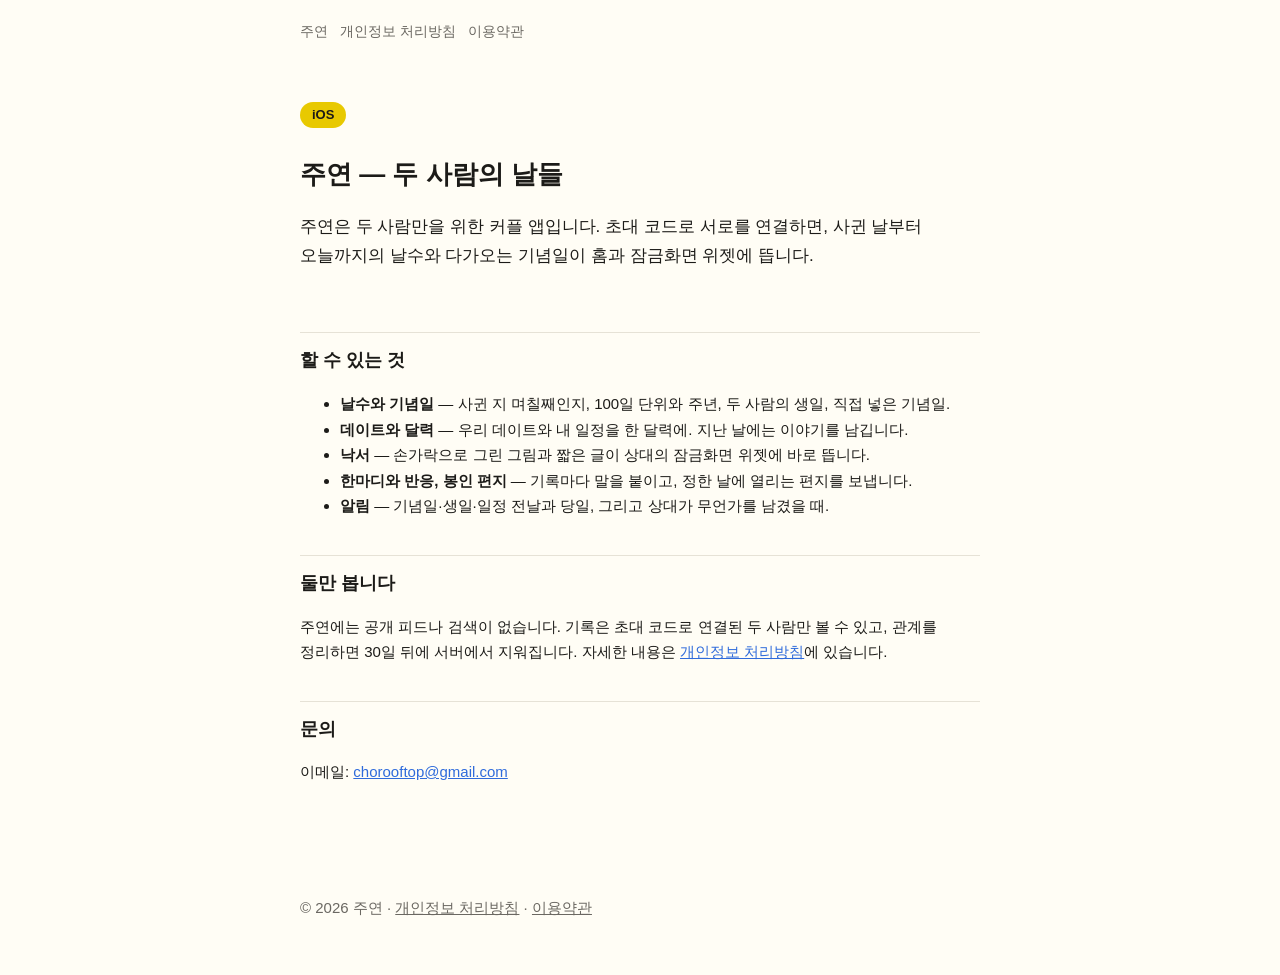
<file: index.html>
<!doctype html>
<html lang="ko">
<head>
<meta charset="utf-8">
<meta name="viewport" content="width=device-width, initial-scale=1">
<title>주연 — 두 사람의 날들</title>
<meta name="description" content="주연은 두 사람만을 위한 커플 앱입니다. 사귄 날부터 오늘까지의 날수, 기념일과 데이트, 잠금화면에 뜨는 서로의 낙서.">
<link rel="stylesheet" href="style.css">
</head>
<body>
<header>
  <a href="./">주연</a>
  <a href="privacy.html">개인정보 처리방침</a>
  <a href="terms.html">이용약관</a>
</header>
<main>
  <section class="hero">
    <span class="badge">iOS</span>
    <h1>주연 — 두 사람의 날들</h1>
    <p>주연은 두 사람만을 위한 커플 앱입니다. 초대 코드로 서로를 연결하면, 사귄 날부터 오늘까지의 날수와 다가오는 기념일이 홈과 잠금화면 위젯에 뜹니다.</p>
  </section>

  <h2>할 수 있는 것</h2>
  <ul>
    <li><strong>날수와 기념일</strong> — 사귄 지 며칠째인지, 100일 단위와 주년, 두 사람의 생일, 직접 넣은 기념일.</li>
    <li><strong>데이트와 달력</strong> — 우리 데이트와 내 일정을 한 달력에. 지난 날에는 이야기를 남깁니다.</li>
    <li><strong>낙서</strong> — 손가락으로 그린 그림과 짧은 글이 상대의 잠금화면 위젯에 바로 뜹니다.</li>
    <li><strong>한마디와 반응, 봉인 편지</strong> — 기록마다 말을 붙이고, 정한 날에 열리는 편지를 보냅니다.</li>
    <li><strong>알림</strong> — 기념일·생일·일정 전날과 당일, 그리고 상대가 무언가를 남겼을 때.</li>
  </ul>

  <h2>둘만 봅니다</h2>
  <p>주연에는 공개 피드나 검색이 없습니다. 기록은 초대 코드로 연결된 두 사람만 볼 수 있고, 관계를 정리하면 30일 뒤에 서버에서 지워집니다. 자세한 내용은 <a href="privacy.html">개인정보 처리방침</a>에 있습니다.</p>

  <h2>문의</h2>
  <p>이메일: <a href="mailto:chorooftop@gmail.com">chorooftop@gmail.com</a></p>
</main>
<footer>
  <p>© 2026 주연 · <a href="privacy.html">개인정보 처리방침</a> · <a href="terms.html">이용약관</a></p>
</footer>
</body>
</html>
</file>
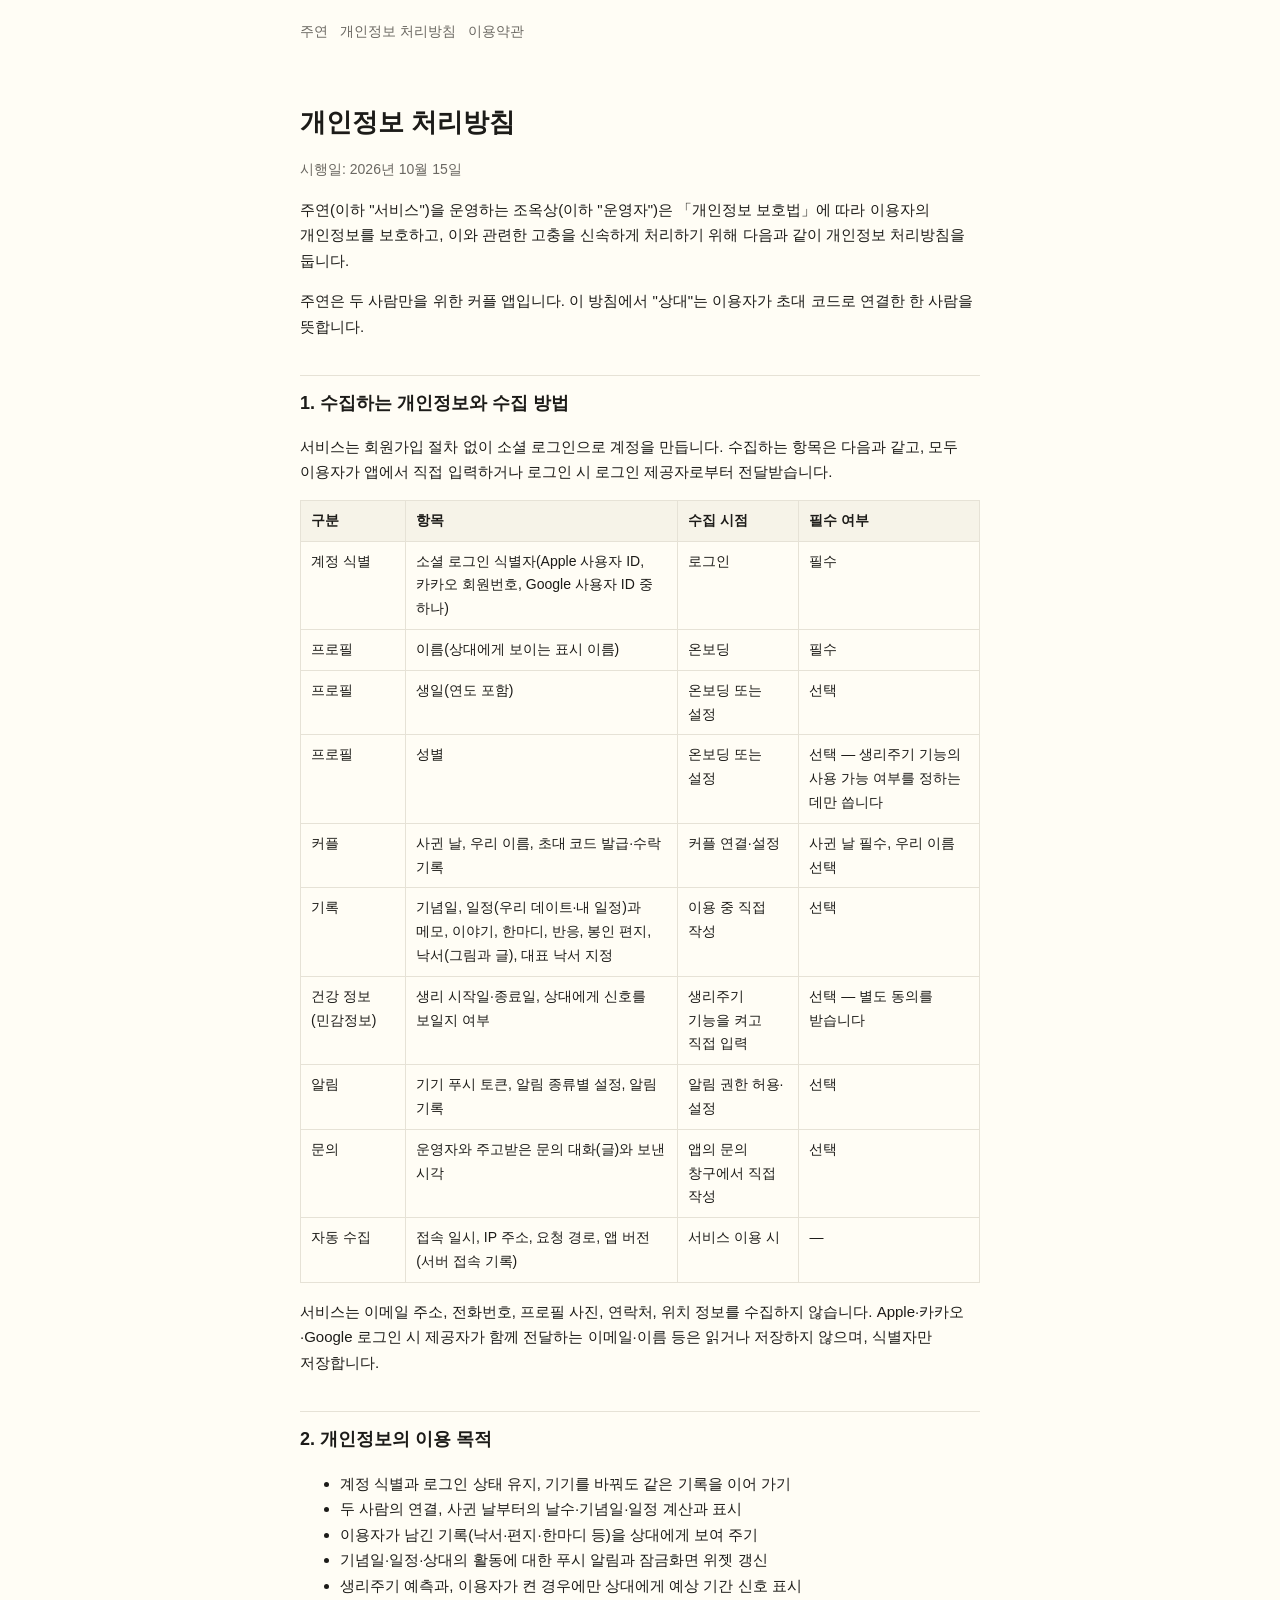
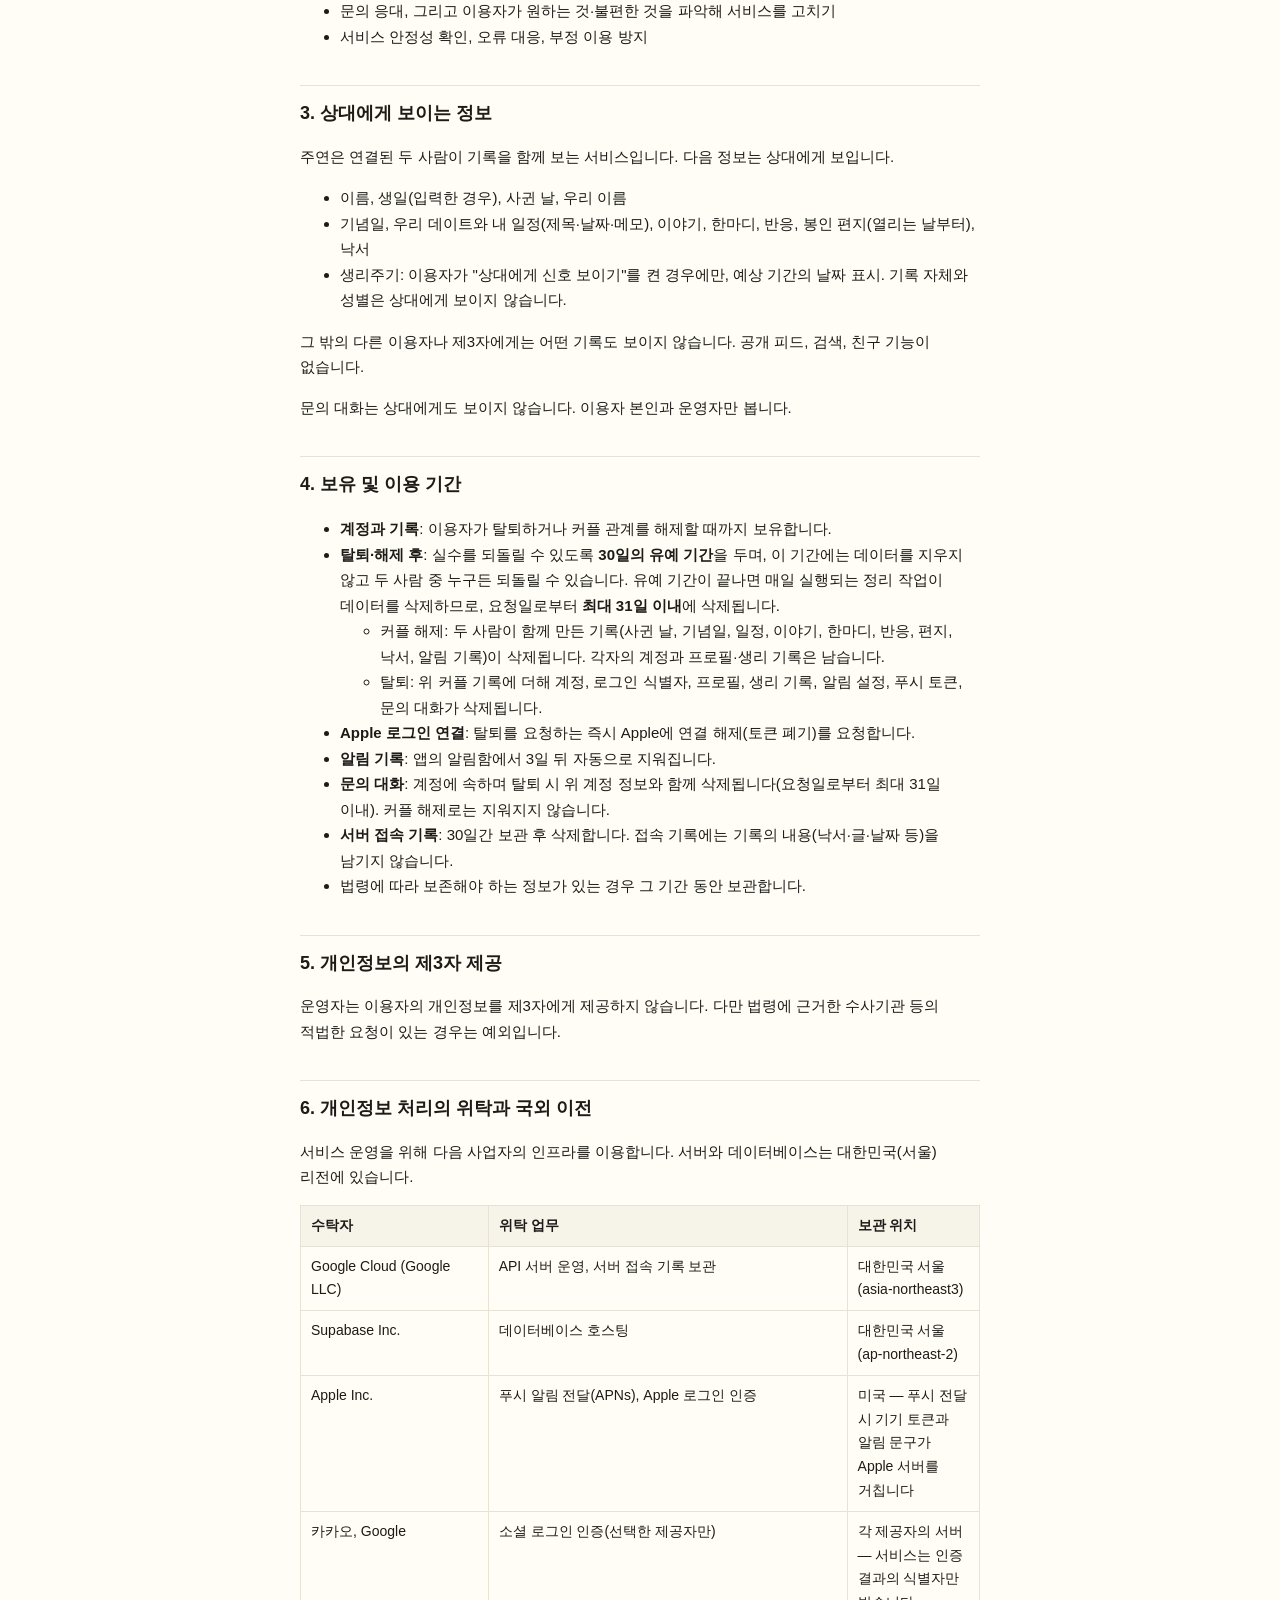
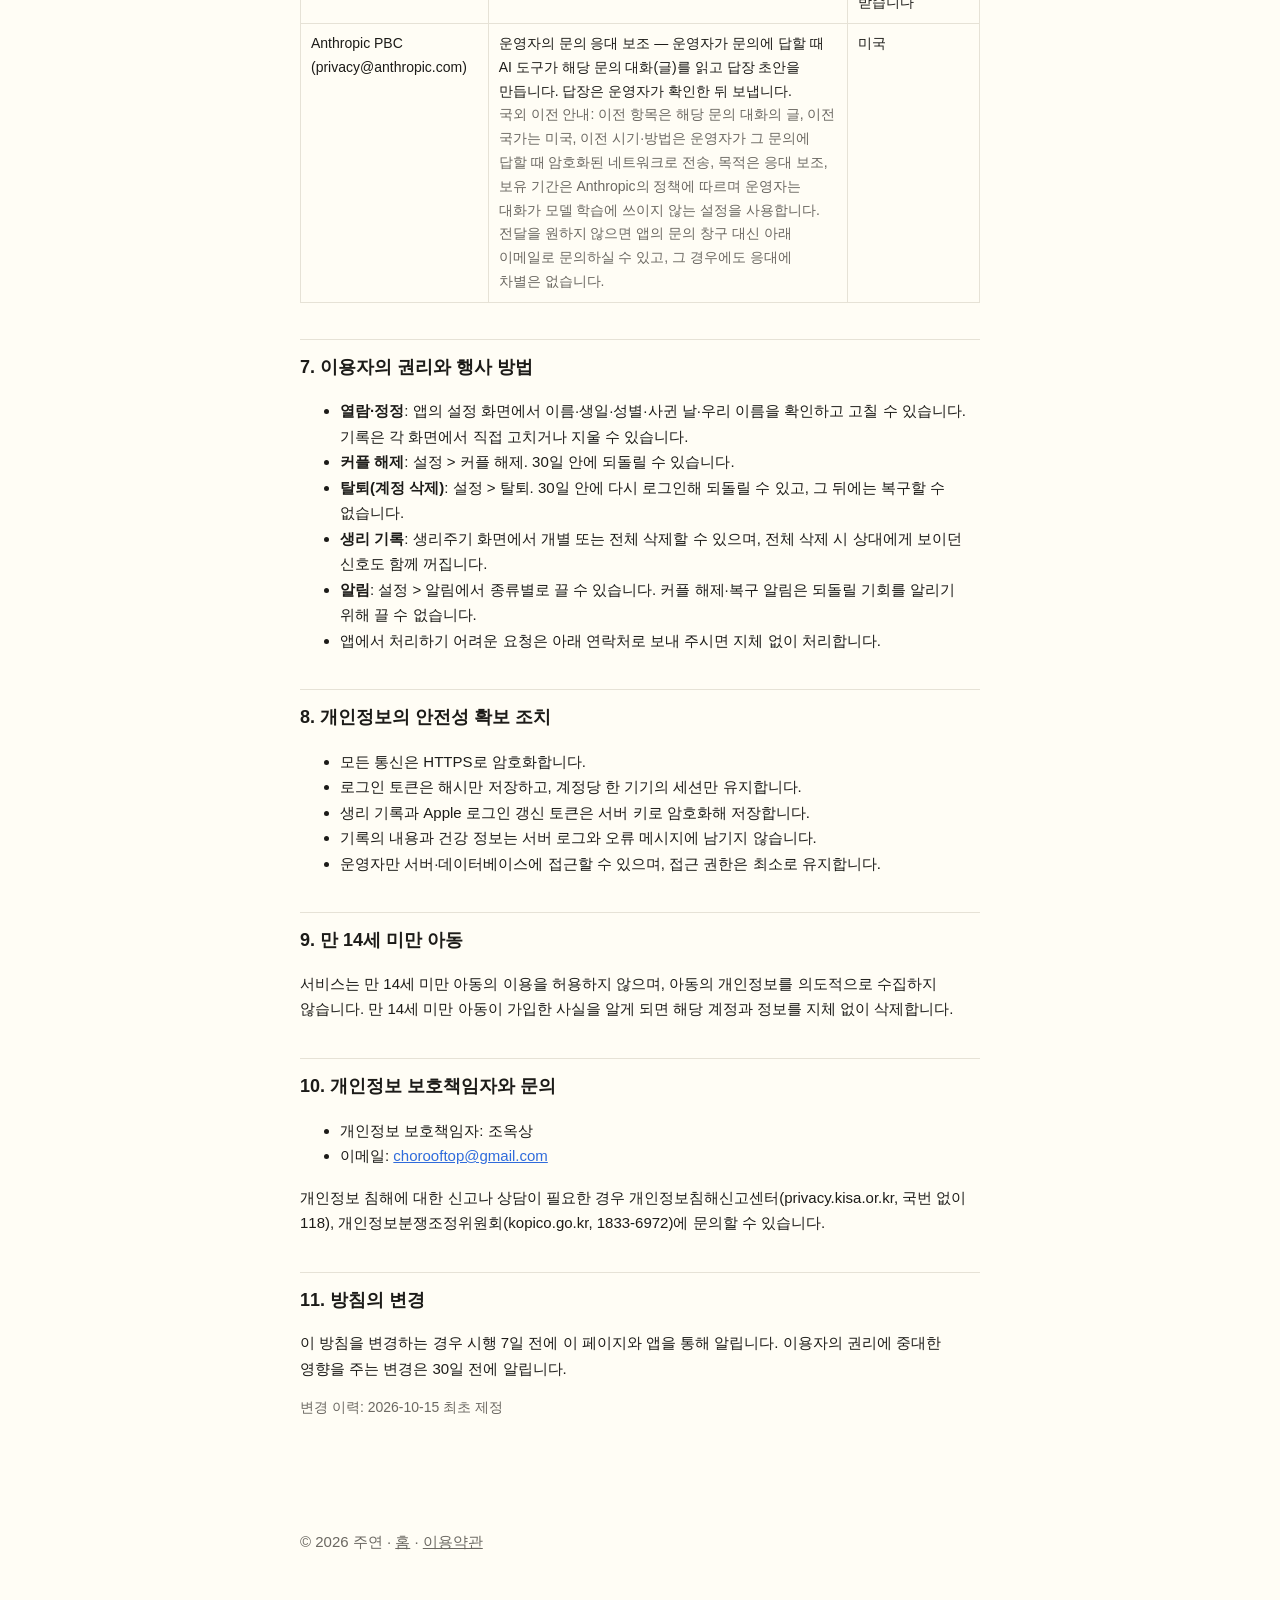
<file: privacy.html>
<!doctype html>
<html lang="ko">
<head>
<meta charset="utf-8">
<meta name="viewport" content="width=device-width, initial-scale=1">
<title>주연 개인정보 처리방침</title>
<link rel="stylesheet" href="style.css">
</head>
<body>
<header>
  <a href="./">주연</a>
  <a href="privacy.html">개인정보 처리방침</a>
  <a href="terms.html">이용약관</a>
</header>
<main>
  <h1>개인정보 처리방침</h1>
  <p class="meta">시행일: 2026년 10월 15일</p>

  <p>주연(이하 "서비스")을 운영하는 조옥상(이하 "운영자")은 「개인정보 보호법」에 따라 이용자의 개인정보를 보호하고, 이와 관련한 고충을 신속하게 처리하기 위해 다음과 같이 개인정보 처리방침을 둡니다.</p>
  <p>주연은 두 사람만을 위한 커플 앱입니다. 이 방침에서 "상대"는 이용자가 초대 코드로 연결한 한 사람을 뜻합니다.</p>

  <h2>1. 수집하는 개인정보와 수집 방법</h2>
  <p>서비스는 회원가입 절차 없이 소셜 로그인으로 계정을 만듭니다. 수집하는 항목은 다음과 같고, 모두 이용자가 앱에서 직접 입력하거나 로그인 시 로그인 제공자로부터 전달받습니다.</p>
  <table>
    <thead><tr><th>구분</th><th>항목</th><th>수집 시점</th><th>필수 여부</th></tr></thead>
    <tbody>
      <tr><td>계정 식별</td><td>소셜 로그인 식별자(Apple 사용자 ID, 카카오 회원번호, Google 사용자 ID 중 하나)</td><td>로그인</td><td>필수</td></tr>
      <tr><td>프로필</td><td>이름(상대에게 보이는 표시 이름)</td><td>온보딩</td><td>필수</td></tr>
      <tr><td>프로필</td><td>생일(연도 포함)</td><td>온보딩 또는 설정</td><td>선택</td></tr>
      <tr><td>프로필</td><td>성별</td><td>온보딩 또는 설정</td><td>선택 — 생리주기 기능의 사용 가능 여부를 정하는 데만 씁니다</td></tr>
      <tr><td>커플</td><td>사귄 날, 우리 이름, 초대 코드 발급·수락 기록</td><td>커플 연결·설정</td><td>사귄 날 필수, 우리 이름 선택</td></tr>
      <tr><td>기록</td><td>기념일, 일정(우리 데이트·내 일정)과 메모, 이야기, 한마디, 반응, 봉인 편지, 낙서(그림과 글), 대표 낙서 지정</td><td>이용 중 직접 작성</td><td>선택</td></tr>
      <tr><td>건강 정보(민감정보)</td><td>생리 시작일·종료일, 상대에게 신호를 보일지 여부</td><td>생리주기 기능을 켜고 직접 입력</td><td>선택 — 별도 동의를 받습니다</td></tr>
      <tr><td>알림</td><td>기기 푸시 토큰, 알림 종류별 설정, 알림 기록</td><td>알림 권한 허용·설정</td><td>선택</td></tr>
      <tr><td>문의</td><td>운영자와 주고받은 문의 대화(글)와 보낸 시각</td><td>앱의 문의 창구에서 직접 작성</td><td>선택</td></tr>
      <tr><td>자동 수집</td><td>접속 일시, IP 주소, 요청 경로, 앱 버전(서버 접속 기록)</td><td>서비스 이용 시</td><td>—</td></tr>
    </tbody>
  </table>
  <p>서비스는 이메일 주소, 전화번호, 프로필 사진, 연락처, 위치 정보를 수집하지 않습니다. Apple·카카오·Google 로그인 시 제공자가 함께 전달하는 이메일·이름 등은 읽거나 저장하지 않으며, 식별자만 저장합니다.</p>

  <h2>2. 개인정보의 이용 목적</h2>
  <ul>
    <li>계정 식별과 로그인 상태 유지, 기기를 바꿔도 같은 기록을 이어 가기</li>
    <li>두 사람의 연결, 사귄 날부터의 날수·기념일·일정 계산과 표시</li>
    <li>이용자가 남긴 기록(낙서·편지·한마디 등)을 상대에게 보여 주기</li>
    <li>기념일·일정·상대의 활동에 대한 푸시 알림과 잠금화면 위젯 갱신</li>
    <li>생리주기 예측과, 이용자가 켠 경우에만 상대에게 예상 기간 신호 표시</li>
    <li>문의 응대, 그리고 이용자가 원하는 것·불편한 것을 파악해 서비스를 고치기</li>
    <li>서비스 안정성 확인, 오류 대응, 부정 이용 방지</li>
  </ul>

  <h2>3. 상대에게 보이는 정보</h2>
  <p>주연은 연결된 두 사람이 기록을 함께 보는 서비스입니다. 다음 정보는 상대에게 보입니다.</p>
  <ul>
    <li>이름, 생일(입력한 경우), 사귄 날, 우리 이름</li>
    <li>기념일, 우리 데이트와 내 일정(제목·날짜·메모), 이야기, 한마디, 반응, 봉인 편지(열리는 날부터), 낙서</li>
    <li>생리주기: 이용자가 "상대에게 신호 보이기"를 켠 경우에만, 예상 기간의 날짜 표시. 기록 자체와 성별은 상대에게 보이지 않습니다.</li>
  </ul>
  <p>그 밖의 다른 이용자나 제3자에게는 어떤 기록도 보이지 않습니다. 공개 피드, 검색, 친구 기능이 없습니다.</p>
  <p>문의 대화는 상대에게도 보이지 않습니다. 이용자 본인과 운영자만 봅니다.</p>

  <h2>4. 보유 및 이용 기간</h2>
  <ul>
    <li><strong>계정과 기록</strong>: 이용자가 탈퇴하거나 커플 관계를 해제할 때까지 보유합니다.</li>
    <li><strong>탈퇴·해제 후</strong>: 실수를 되돌릴 수 있도록 <strong>30일의 유예 기간</strong>을 두며, 이 기간에는 데이터를 지우지 않고 두 사람 중 누구든 되돌릴 수 있습니다. 유예 기간이 끝나면 매일 실행되는 정리 작업이 데이터를 삭제하므로, 요청일로부터 <strong>최대 31일 이내</strong>에 삭제됩니다.
      <ul>
        <li>커플 해제: 두 사람이 함께 만든 기록(사귄 날, 기념일, 일정, 이야기, 한마디, 반응, 편지, 낙서, 알림 기록)이 삭제됩니다. 각자의 계정과 프로필·생리 기록은 남습니다.</li>
        <li>탈퇴: 위 커플 기록에 더해 계정, 로그인 식별자, 프로필, 생리 기록, 알림 설정, 푸시 토큰, 문의 대화가 삭제됩니다.</li>
      </ul>
    </li>
    <li><strong>Apple 로그인 연결</strong>: 탈퇴를 요청하는 즉시 Apple에 연결 해제(토큰 폐기)를 요청합니다.</li>
    <li><strong>알림 기록</strong>: 앱의 알림함에서 3일 뒤 자동으로 지워집니다.</li>
    <li><strong>문의 대화</strong>: 계정에 속하며 탈퇴 시 위 계정 정보와 함께 삭제됩니다(요청일로부터 최대 31일 이내). 커플 해제로는 지워지지 않습니다.</li>
    <li><strong>서버 접속 기록</strong>: 30일간 보관 후 삭제합니다. 접속 기록에는 기록의 내용(낙서·글·날짜 등)을 남기지 않습니다.</li>
    <li>법령에 따라 보존해야 하는 정보가 있는 경우 그 기간 동안 보관합니다.</li>
  </ul>

  <h2>5. 개인정보의 제3자 제공</h2>
  <p>운영자는 이용자의 개인정보를 제3자에게 제공하지 않습니다. 다만 법령에 근거한 수사기관 등의 적법한 요청이 있는 경우는 예외입니다.</p>

  <h2>6. 개인정보 처리의 위탁과 국외 이전</h2>
  <p>서비스 운영을 위해 다음 사업자의 인프라를 이용합니다. 서버와 데이터베이스는 대한민국(서울) 리전에 있습니다.</p>
  <table>
    <thead><tr><th>수탁자</th><th>위탁 업무</th><th>보관 위치</th></tr></thead>
    <tbody>
      <tr><td>Google Cloud (Google LLC)</td><td>API 서버 운영, 서버 접속 기록 보관</td><td>대한민국 서울(asia-northeast3)</td></tr>
      <tr><td>Supabase Inc.</td><td>데이터베이스 호스팅</td><td>대한민국 서울(ap-northeast-2)</td></tr>
      <tr><td>Apple Inc.</td><td>푸시 알림 전달(APNs), Apple 로그인 인증</td><td>미국 — 푸시 전달 시 기기 토큰과 알림 문구가 Apple 서버를 거칩니다</td></tr>
      <tr><td>카카오, Google</td><td>소셜 로그인 인증(선택한 제공자만)</td><td>각 제공자의 서버 — 서비스는 인증 결과의 식별자만 받습니다</td></tr>
      <tr><td>Anthropic PBC (privacy@anthropic.com)</td><td>운영자의 문의 응대 보조 — 운영자가 문의에 답할 때 AI 도구가 해당 문의 대화(글)를 읽고 답장 초안을 만듭니다. 답장은 운영자가 확인한 뒤 보냅니다.<br><span class="meta">국외 이전 안내: 이전 항목은 해당 문의 대화의 글, 이전 국가는 미국, 이전 시기·방법은 운영자가 그 문의에 답할 때 암호화된 네트워크로 전송, 목적은 응대 보조, 보유 기간은 Anthropic의 정책에 따르며 운영자는 대화가 모델 학습에 쓰이지 않는 설정을 사용합니다. 전달을 원하지 않으면 앱의 문의 창구 대신 아래 이메일로 문의하실 수 있고, 그 경우에도 응대에 차별은 없습니다.</span></td><td>미국</td></tr>
    </tbody>
  </table>

  <h2>7. 이용자의 권리와 행사 방법</h2>
  <ul>
    <li><strong>열람·정정</strong>: 앱의 설정 화면에서 이름·생일·성별·사귄 날·우리 이름을 확인하고 고칠 수 있습니다. 기록은 각 화면에서 직접 고치거나 지울 수 있습니다.</li>
    <li><strong>커플 해제</strong>: 설정 &gt; 커플 해제. 30일 안에 되돌릴 수 있습니다.</li>
    <li><strong>탈퇴(계정 삭제)</strong>: 설정 &gt; 탈퇴. 30일 안에 다시 로그인해 되돌릴 수 있고, 그 뒤에는 복구할 수 없습니다.</li>
    <li><strong>생리 기록</strong>: 생리주기 화면에서 개별 또는 전체 삭제할 수 있으며, 전체 삭제 시 상대에게 보이던 신호도 함께 꺼집니다.</li>
    <li><strong>알림</strong>: 설정 &gt; 알림에서 종류별로 끌 수 있습니다. 커플 해제·복구 알림은 되돌릴 기회를 알리기 위해 끌 수 없습니다.</li>
    <li>앱에서 처리하기 어려운 요청은 아래 연락처로 보내 주시면 지체 없이 처리합니다.</li>
  </ul>

  <h2>8. 개인정보의 안전성 확보 조치</h2>
  <ul>
    <li>모든 통신은 HTTPS로 암호화합니다.</li>
    <li>로그인 토큰은 해시만 저장하고, 계정당 한 기기의 세션만 유지합니다.</li>
    <li>생리 기록과 Apple 로그인 갱신 토큰은 서버 키로 암호화해 저장합니다.</li>
    <li>기록의 내용과 건강 정보는 서버 로그와 오류 메시지에 남기지 않습니다.</li>
    <li>운영자만 서버·데이터베이스에 접근할 수 있으며, 접근 권한은 최소로 유지합니다.</li>
  </ul>

  <h2>9. 만 14세 미만 아동</h2>
  <p>서비스는 만 14세 미만 아동의 이용을 허용하지 않으며, 아동의 개인정보를 의도적으로 수집하지 않습니다. 만 14세 미만 아동이 가입한 사실을 알게 되면 해당 계정과 정보를 지체 없이 삭제합니다.</p>

  <h2>10. 개인정보 보호책임자와 문의</h2>
  <ul>
    <li>개인정보 보호책임자: 조옥상</li>
    <li>이메일: <a href="mailto:chorooftop@gmail.com">chorooftop@gmail.com</a></li>
  </ul>
  <p>개인정보 침해에 대한 신고나 상담이 필요한 경우 개인정보침해신고센터(privacy.kisa.or.kr, 국번 없이 118), 개인정보분쟁조정위원회(kopico.go.kr, 1833-6972)에 문의할 수 있습니다.</p>

  <h2>11. 방침의 변경</h2>
  <p>이 방침을 변경하는 경우 시행 7일 전에 이 페이지와 앱을 통해 알립니다. 이용자의 권리에 중대한 영향을 주는 변경은 30일 전에 알립니다.</p>
  <p class="meta">변경 이력: 2026-10-15 최초 제정</p>
</main>
<footer>
  <p>© 2026 주연 · <a href="./">홈</a> · <a href="terms.html">이용약관</a></p>
</footer>
</body>
</html>
</file>
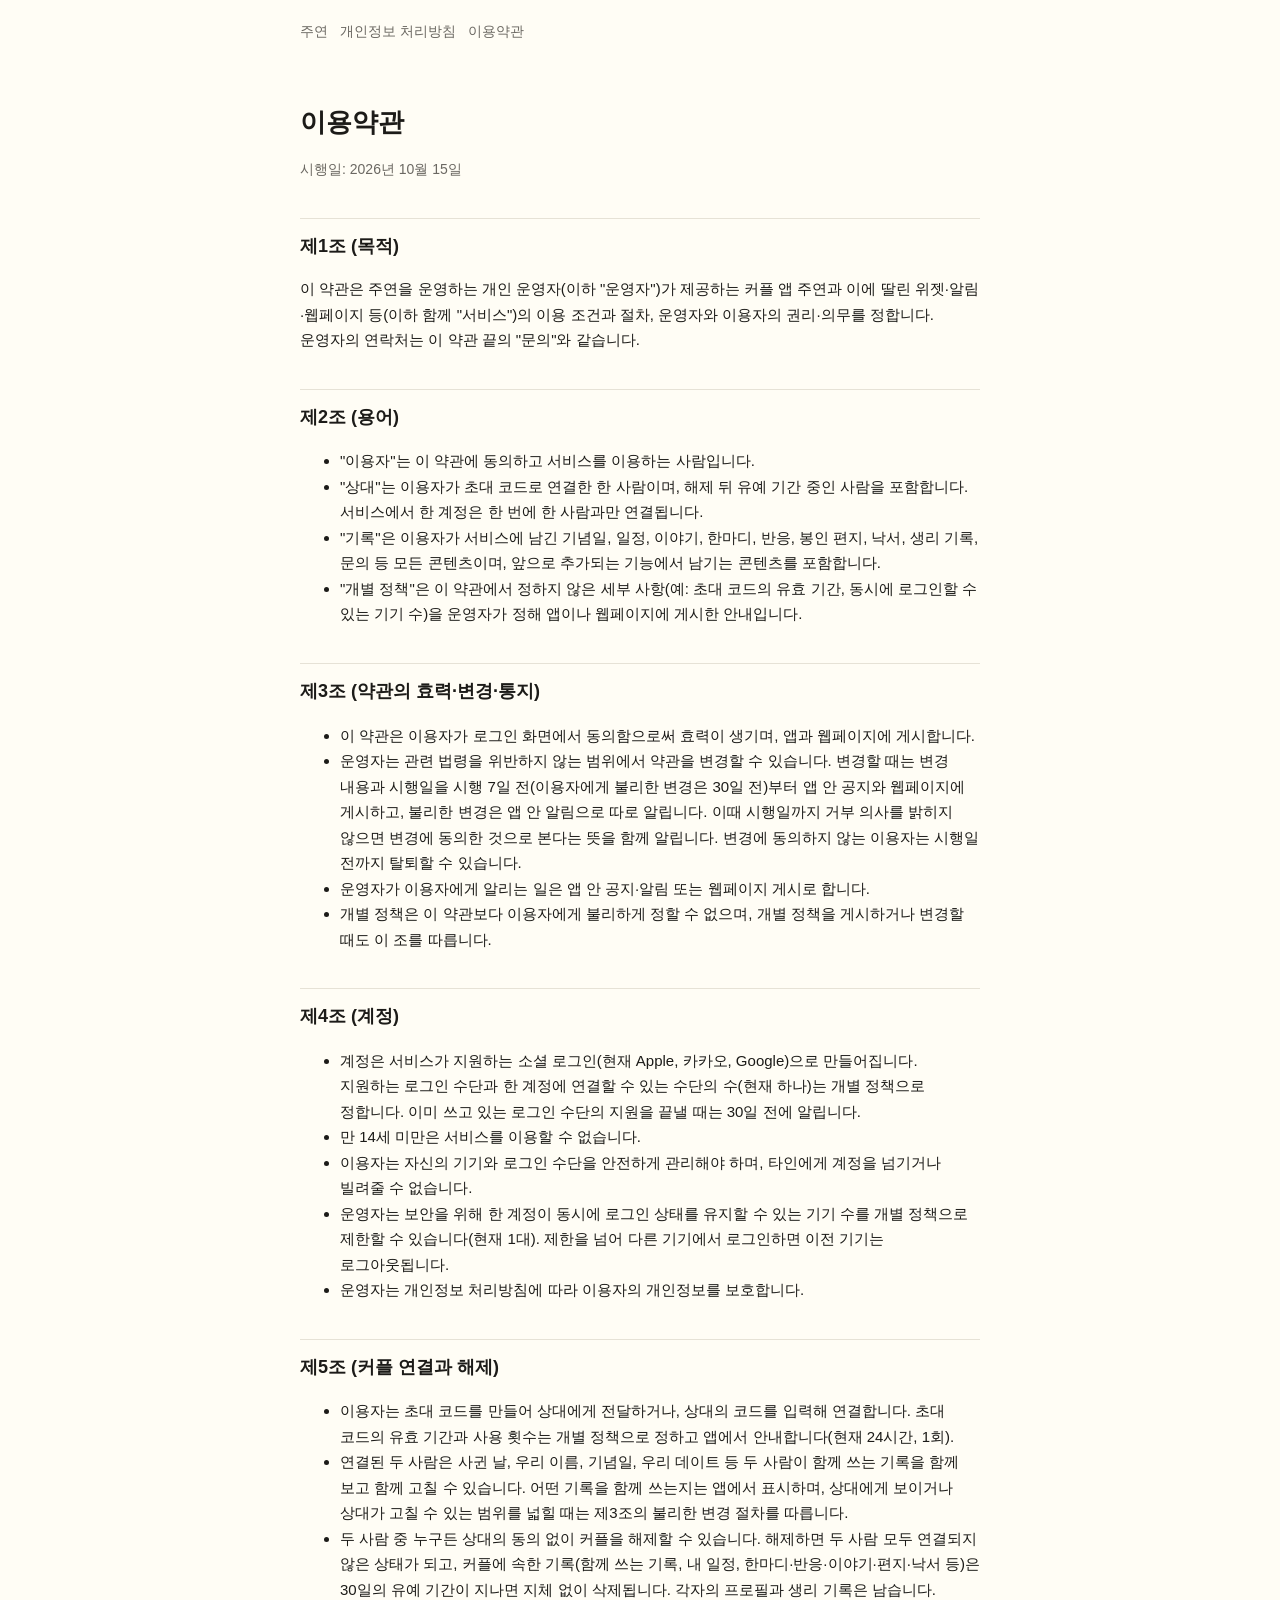
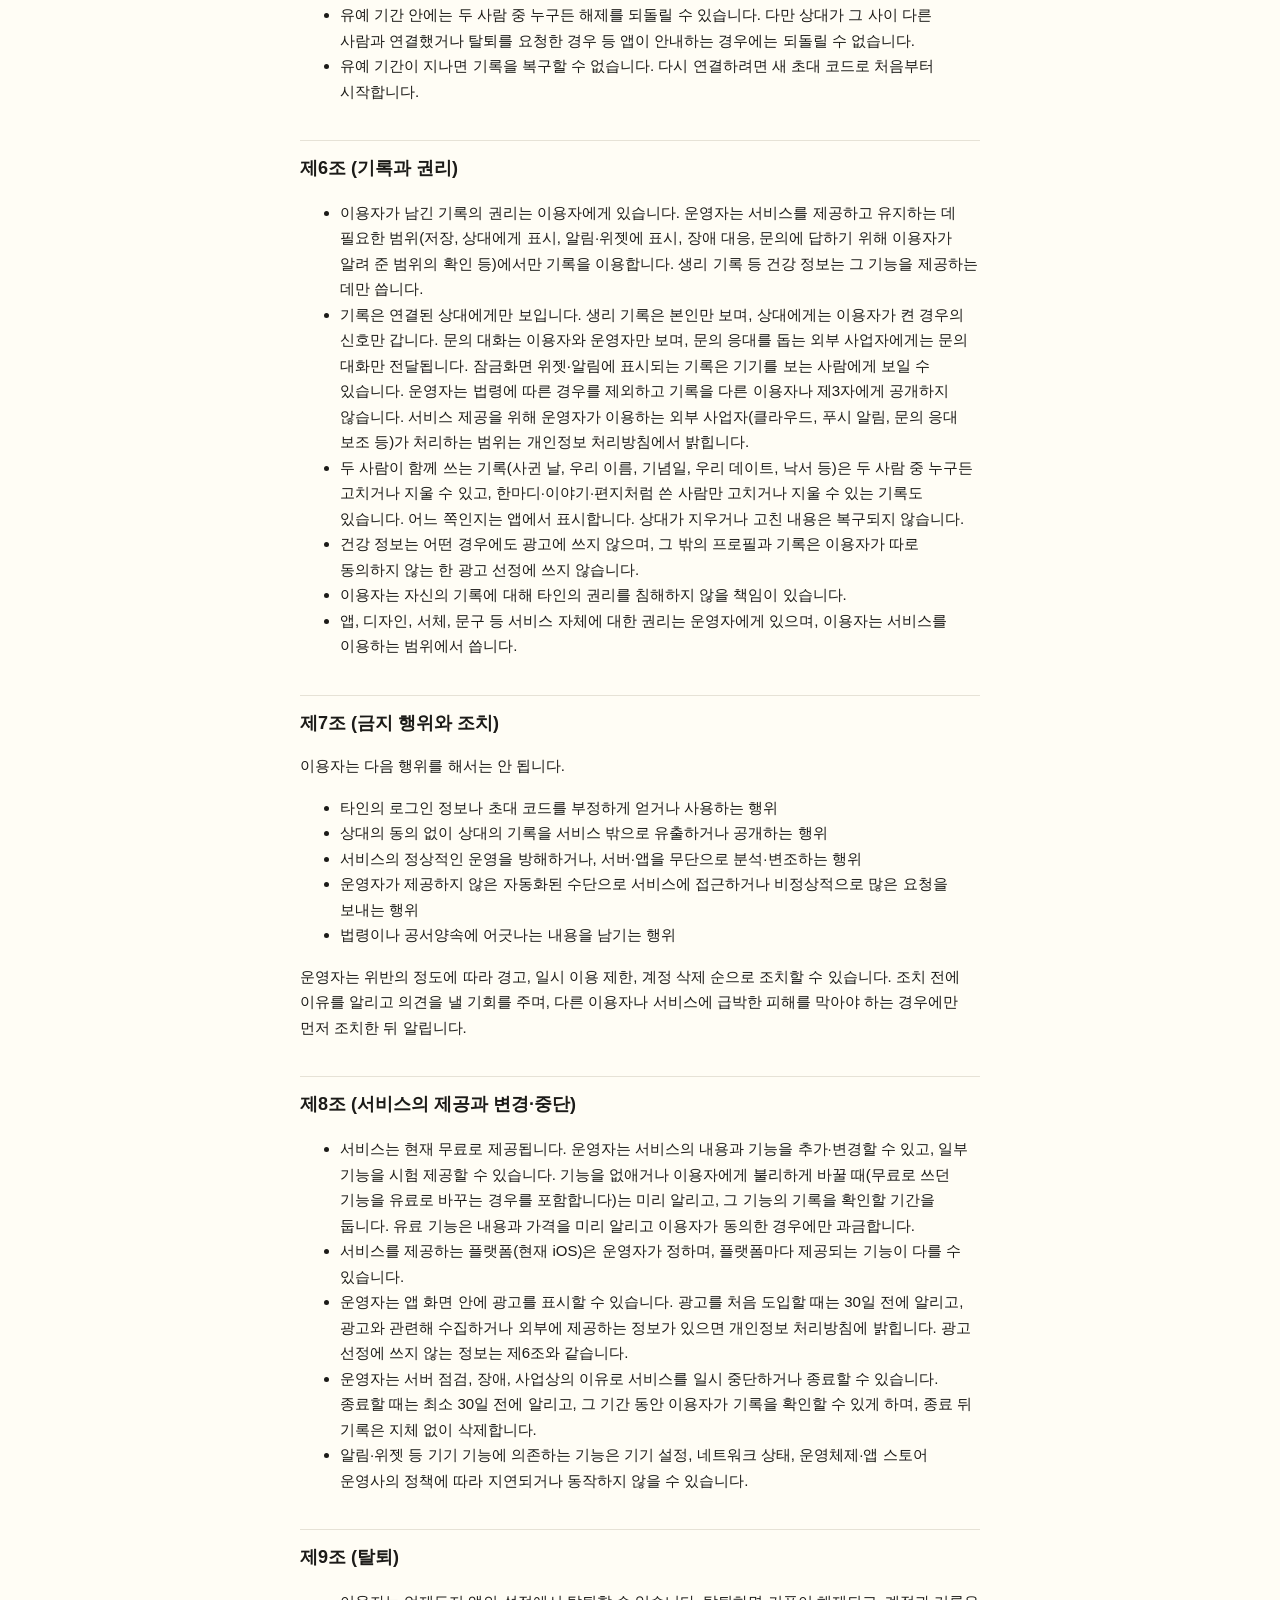
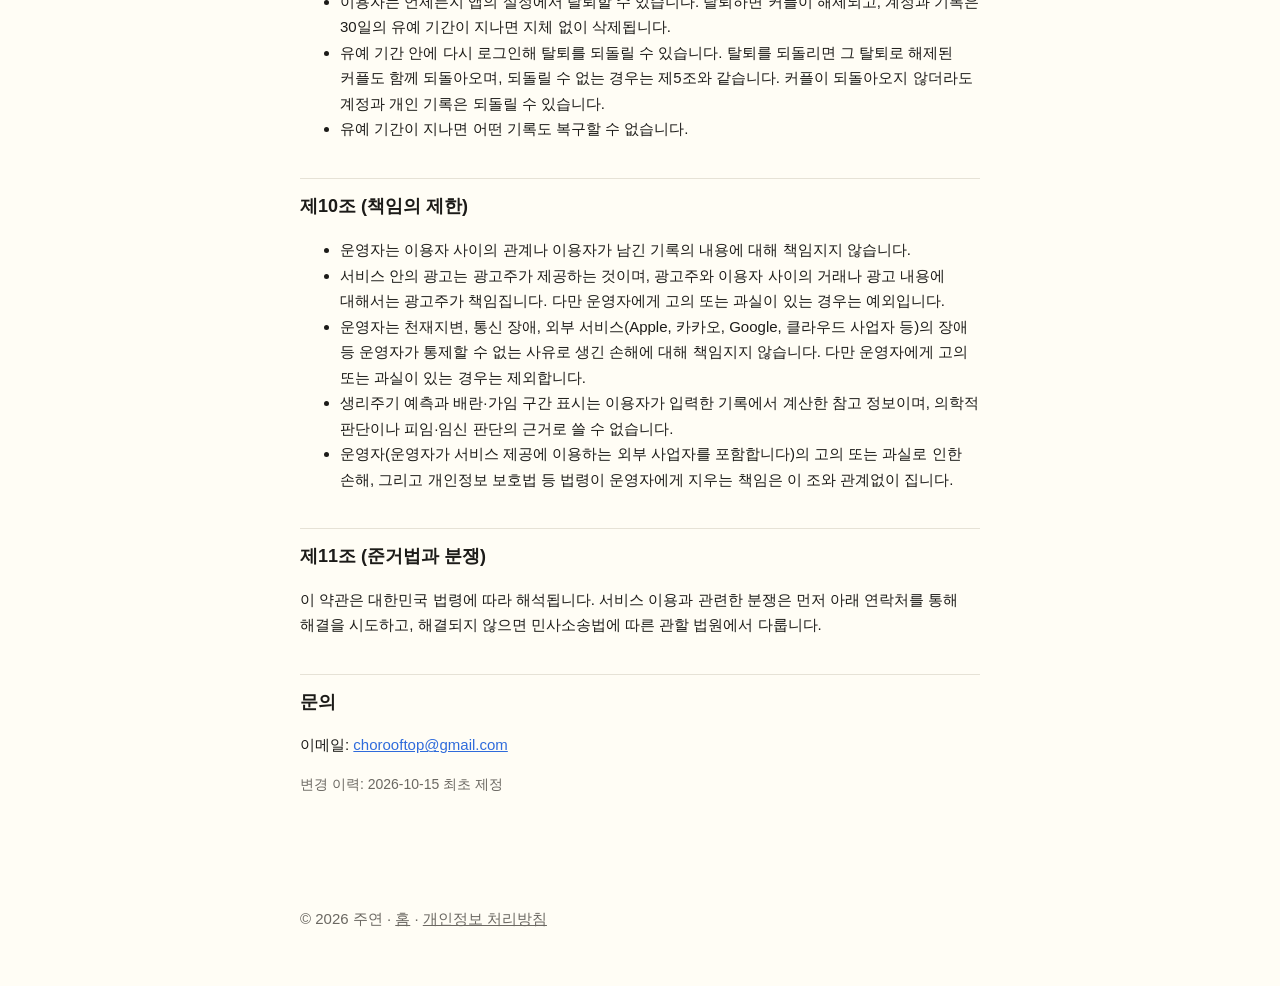
<file: terms.html>
<!doctype html>
<html lang="ko">
<head>
<meta charset="utf-8">
<meta name="viewport" content="width=device-width, initial-scale=1">
<title>주연 이용약관</title>
<link rel="stylesheet" href="style.css">
</head>
<body>
<header>
  <a href="./">주연</a>
  <a href="privacy.html">개인정보 처리방침</a>
  <a href="terms.html">이용약관</a>
</header>
<main>
  <h1>이용약관</h1>
  <p class="meta">시행일: 2026년 10월 15일</p>

  <h2>제1조 (목적)</h2>
  <p>이 약관은 주연을 운영하는 개인 운영자(이하 "운영자")가 제공하는 커플 앱 주연과 이에 딸린 위젯·알림·웹페이지 등(이하 함께 "서비스")의 이용 조건과 절차, 운영자와 이용자의 권리·의무를 정합니다. 운영자의 연락처는 이 약관 끝의 "문의"와 같습니다.</p>

  <h2>제2조 (용어)</h2>
  <ul>
    <li>"이용자"는 이 약관에 동의하고 서비스를 이용하는 사람입니다.</li>
    <li>"상대"는 이용자가 초대 코드로 연결한 한 사람이며, 해제 뒤 유예 기간 중인 사람을 포함합니다. 서비스에서 한 계정은 한 번에 한 사람과만 연결됩니다.</li>
    <li>"기록"은 이용자가 서비스에 남긴 기념일, 일정, 이야기, 한마디, 반응, 봉인 편지, 낙서, 생리 기록, 문의 등 모든 콘텐츠이며, 앞으로 추가되는 기능에서 남기는 콘텐츠를 포함합니다.</li>
    <li>"개별 정책"은 이 약관에서 정하지 않은 세부 사항(예: 초대 코드의 유효 기간, 동시에 로그인할 수 있는 기기 수)을 운영자가 정해 앱이나 웹페이지에 게시한 안내입니다.</li>
  </ul>

  <h2>제3조 (약관의 효력·변경·통지)</h2>
  <ul>
    <li>이 약관은 이용자가 로그인 화면에서 동의함으로써 효력이 생기며, 앱과 웹페이지에 게시합니다.</li>
    <li>운영자는 관련 법령을 위반하지 않는 범위에서 약관을 변경할 수 있습니다. 변경할 때는 변경 내용과 시행일을 시행 7일 전(이용자에게 불리한 변경은 30일 전)부터 앱 안 공지와 웹페이지에 게시하고, 불리한 변경은 앱 안 알림으로 따로 알립니다. 이때 시행일까지 거부 의사를 밝히지 않으면 변경에 동의한 것으로 본다는 뜻을 함께 알립니다. 변경에 동의하지 않는 이용자는 시행일 전까지 탈퇴할 수 있습니다.</li>
    <li>운영자가 이용자에게 알리는 일은 앱 안 공지·알림 또는 웹페이지 게시로 합니다.</li>
    <li>개별 정책은 이 약관보다 이용자에게 불리하게 정할 수 없으며, 개별 정책을 게시하거나 변경할 때도 이 조를 따릅니다.</li>
  </ul>

  <h2>제4조 (계정)</h2>
  <ul>
    <li>계정은 서비스가 지원하는 소셜 로그인(현재 Apple, 카카오, Google)으로 만들어집니다. 지원하는 로그인 수단과 한 계정에 연결할 수 있는 수단의 수(현재 하나)는 개별 정책으로 정합니다. 이미 쓰고 있는 로그인 수단의 지원을 끝낼 때는 30일 전에 알립니다.</li>
    <li>만 14세 미만은 서비스를 이용할 수 없습니다.</li>
    <li>이용자는 자신의 기기와 로그인 수단을 안전하게 관리해야 하며, 타인에게 계정을 넘기거나 빌려줄 수 없습니다.</li>
    <li>운영자는 보안을 위해 한 계정이 동시에 로그인 상태를 유지할 수 있는 기기 수를 개별 정책으로 제한할 수 있습니다(현재 1대). 제한을 넘어 다른 기기에서 로그인하면 이전 기기는 로그아웃됩니다.</li>
    <li>운영자는 개인정보 처리방침에 따라 이용자의 개인정보를 보호합니다.</li>
  </ul>

  <h2>제5조 (커플 연결과 해제)</h2>
  <ul>
    <li>이용자는 초대 코드를 만들어 상대에게 전달하거나, 상대의 코드를 입력해 연결합니다. 초대 코드의 유효 기간과 사용 횟수는 개별 정책으로 정하고 앱에서 안내합니다(현재 24시간, 1회).</li>
    <li>연결된 두 사람은 사귄 날, 우리 이름, 기념일, 우리 데이트 등 두 사람이 함께 쓰는 기록을 함께 보고 함께 고칠 수 있습니다. 어떤 기록을 함께 쓰는지는 앱에서 표시하며, 상대에게 보이거나 상대가 고칠 수 있는 범위를 넓힐 때는 제3조의 불리한 변경 절차를 따릅니다.</li>
    <li>두 사람 중 누구든 상대의 동의 없이 커플을 해제할 수 있습니다. 해제하면 두 사람 모두 연결되지 않은 상태가 되고, 커플에 속한 기록(함께 쓰는 기록, 내 일정, 한마디·반응·이야기·편지·낙서 등)은 30일의 유예 기간이 지나면 지체 없이 삭제됩니다. 각자의 프로필과 생리 기록은 남습니다.</li>
    <li>유예 기간 안에는 두 사람 중 누구든 해제를 되돌릴 수 있습니다. 다만 상대가 그 사이 다른 사람과 연결했거나 탈퇴를 요청한 경우 등 앱이 안내하는 경우에는 되돌릴 수 없습니다.</li>
    <li>유예 기간이 지나면 기록을 복구할 수 없습니다. 다시 연결하려면 새 초대 코드로 처음부터 시작합니다.</li>
  </ul>

  <h2>제6조 (기록과 권리)</h2>
  <ul>
    <li>이용자가 남긴 기록의 권리는 이용자에게 있습니다. 운영자는 서비스를 제공하고 유지하는 데 필요한 범위(저장, 상대에게 표시, 알림·위젯에 표시, 장애 대응, 문의에 답하기 위해 이용자가 알려 준 범위의 확인 등)에서만 기록을 이용합니다. 생리 기록 등 건강 정보는 그 기능을 제공하는 데만 씁니다.</li>
    <li>기록은 연결된 상대에게만 보입니다. 생리 기록은 본인만 보며, 상대에게는 이용자가 켠 경우의 신호만 갑니다. 문의 대화는 이용자와 운영자만 보며, 문의 응대를 돕는 외부 사업자에게는 문의 대화만 전달됩니다. 잠금화면 위젯·알림에 표시되는 기록은 기기를 보는 사람에게 보일 수 있습니다. 운영자는 법령에 따른 경우를 제외하고 기록을 다른 이용자나 제3자에게 공개하지 않습니다. 서비스 제공을 위해 운영자가 이용하는 외부 사업자(클라우드, 푸시 알림, 문의 응대 보조 등)가 처리하는 범위는 개인정보 처리방침에서 밝힙니다.</li>
    <li>두 사람이 함께 쓰는 기록(사귄 날, 우리 이름, 기념일, 우리 데이트, 낙서 등)은 두 사람 중 누구든 고치거나 지울 수 있고, 한마디·이야기·편지처럼 쓴 사람만 고치거나 지울 수 있는 기록도 있습니다. 어느 쪽인지는 앱에서 표시합니다. 상대가 지우거나 고친 내용은 복구되지 않습니다.</li>
    <li>건강 정보는 어떤 경우에도 광고에 쓰지 않으며, 그 밖의 프로필과 기록은 이용자가 따로 동의하지 않는 한 광고 선정에 쓰지 않습니다.</li>
    <li>이용자는 자신의 기록에 대해 타인의 권리를 침해하지 않을 책임이 있습니다.</li>
    <li>앱, 디자인, 서체, 문구 등 서비스 자체에 대한 권리는 운영자에게 있으며, 이용자는 서비스를 이용하는 범위에서 씁니다.</li>
  </ul>

  <h2>제7조 (금지 행위와 조치)</h2>
  <p>이용자는 다음 행위를 해서는 안 됩니다.</p>
  <ul>
    <li>타인의 로그인 정보나 초대 코드를 부정하게 얻거나 사용하는 행위</li>
    <li>상대의 동의 없이 상대의 기록을 서비스 밖으로 유출하거나 공개하는 행위</li>
    <li>서비스의 정상적인 운영을 방해하거나, 서버·앱을 무단으로 분석·변조하는 행위</li>
    <li>운영자가 제공하지 않은 자동화된 수단으로 서비스에 접근하거나 비정상적으로 많은 요청을 보내는 행위</li>
    <li>법령이나 공서양속에 어긋나는 내용을 남기는 행위</li>
  </ul>
  <p>운영자는 위반의 정도에 따라 경고, 일시 이용 제한, 계정 삭제 순으로 조치할 수 있습니다. 조치 전에 이유를 알리고 의견을 낼 기회를 주며, 다른 이용자나 서비스에 급박한 피해를 막아야 하는 경우에만 먼저 조치한 뒤 알립니다.</p>

  <h2>제8조 (서비스의 제공과 변경·중단)</h2>
  <ul>
    <li>서비스는 현재 무료로 제공됩니다. 운영자는 서비스의 내용과 기능을 추가·변경할 수 있고, 일부 기능을 시험 제공할 수 있습니다. 기능을 없애거나 이용자에게 불리하게 바꿀 때(무료로 쓰던 기능을 유료로 바꾸는 경우를 포함합니다)는 미리 알리고, 그 기능의 기록을 확인할 기간을 둡니다. 유료 기능은 내용과 가격을 미리 알리고 이용자가 동의한 경우에만 과금합니다.</li>
    <li>서비스를 제공하는 플랫폼(현재 iOS)은 운영자가 정하며, 플랫폼마다 제공되는 기능이 다를 수 있습니다.</li>
    <li>운영자는 앱 화면 안에 광고를 표시할 수 있습니다. 광고를 처음 도입할 때는 30일 전에 알리고, 광고와 관련해 수집하거나 외부에 제공하는 정보가 있으면 개인정보 처리방침에 밝힙니다. 광고 선정에 쓰지 않는 정보는 제6조와 같습니다.</li>
    <li>운영자는 서버 점검, 장애, 사업상의 이유로 서비스를 일시 중단하거나 종료할 수 있습니다. 종료할 때는 최소 30일 전에 알리고, 그 기간 동안 이용자가 기록을 확인할 수 있게 하며, 종료 뒤 기록은 지체 없이 삭제합니다.</li>
    <li>알림·위젯 등 기기 기능에 의존하는 기능은 기기 설정, 네트워크 상태, 운영체제·앱 스토어 운영사의 정책에 따라 지연되거나 동작하지 않을 수 있습니다.</li>
  </ul>

  <h2>제9조 (탈퇴)</h2>
  <ul>
    <li>이용자는 언제든지 앱의 설정에서 탈퇴할 수 있습니다. 탈퇴하면 커플이 해제되고, 계정과 기록은 30일의 유예 기간이 지나면 지체 없이 삭제됩니다.</li>
    <li>유예 기간 안에 다시 로그인해 탈퇴를 되돌릴 수 있습니다. 탈퇴를 되돌리면 그 탈퇴로 해제된 커플도 함께 되돌아오며, 되돌릴 수 없는 경우는 제5조와 같습니다. 커플이 되돌아오지 않더라도 계정과 개인 기록은 되돌릴 수 있습니다.</li>
    <li>유예 기간이 지나면 어떤 기록도 복구할 수 없습니다.</li>
  </ul>

  <h2>제10조 (책임의 제한)</h2>
  <ul>
    <li>운영자는 이용자 사이의 관계나 이용자가 남긴 기록의 내용에 대해 책임지지 않습니다.</li>
    <li>서비스 안의 광고는 광고주가 제공하는 것이며, 광고주와 이용자 사이의 거래나 광고 내용에 대해서는 광고주가 책임집니다. 다만 운영자에게 고의 또는 과실이 있는 경우는 예외입니다.</li>
    <li>운영자는 천재지변, 통신 장애, 외부 서비스(Apple, 카카오, Google, 클라우드 사업자 등)의 장애 등 운영자가 통제할 수 없는 사유로 생긴 손해에 대해 책임지지 않습니다. 다만 운영자에게 고의 또는 과실이 있는 경우는 제외합니다.</li>
    <li>생리주기 예측과 배란·가임 구간 표시는 이용자가 입력한 기록에서 계산한 참고 정보이며, 의학적 판단이나 피임·임신 판단의 근거로 쓸 수 없습니다.</li>
    <li>운영자(운영자가 서비스 제공에 이용하는 외부 사업자를 포함합니다)의 고의 또는 과실로 인한 손해, 그리고 개인정보 보호법 등 법령이 운영자에게 지우는 책임은 이 조와 관계없이 집니다.</li>
  </ul>

  <h2>제11조 (준거법과 분쟁)</h2>
  <p>이 약관은 대한민국 법령에 따라 해석됩니다. 서비스 이용과 관련한 분쟁은 먼저 아래 연락처를 통해 해결을 시도하고, 해결되지 않으면 민사소송법에 따른 관할 법원에서 다룹니다.</p>

  <h2>문의</h2>
  <p>이메일: <a href="mailto:chorooftop@gmail.com">chorooftop@gmail.com</a></p>
  <p class="meta">변경 이력: 2026-10-15 최초 제정</p>
</main>
<footer>
  <p>© 2026 주연 · <a href="./">홈</a> · <a href="privacy.html">개인정보 처리방침</a></p>
</footer>
</body>
</html>
</file>
<file: style.css>
:root { --ink: #1c1b18; --sub: #6b6862; --bg: #fffdf5; --line: #e6e2d6; --accent: #e8c900; }
* { box-sizing: border-box; }
body { margin: 0; background: var(--bg); color: var(--ink); font-family: -apple-system, "Apple SD Gothic Neo", "Pretendard", "Noto Sans KR", sans-serif; line-height: 1.7; word-break: keep-all; }
main { max-width: 720px; margin: 0 auto; padding: 32px 20px 80px; }
header { display: flex; align-items: center; gap: 12px; padding: 20px 20px 0; max-width: 720px; margin: 0 auto; }
header a { color: var(--sub); text-decoration: none; font-size: 14px; }
header a:hover { color: var(--ink); }
h1 { font-size: 26px; margin: 24px 0 8px; }
h2 { font-size: 18px; margin: 36px 0 8px; padding-top: 12px; border-top: 1px solid var(--line); }
h3 { font-size: 15px; margin: 20px 0 6px; }
p, li { font-size: 15px; }
.meta { color: var(--sub); font-size: 14px; }
table { border-collapse: collapse; width: 100%; font-size: 14px; margin: 8px 0 16px; }
th, td { border: 1px solid var(--line); padding: 8px 10px; text-align: left; vertical-align: top; }
th { background: #f6f3e8; font-weight: 600; }
.hero { padding: 24px 0 8px; }
.hero p { font-size: 17px; }
.badge { display: inline-block; background: var(--accent); color: var(--ink); border-radius: 999px; padding: 2px 12px; font-size: 13px; font-weight: 600; }
footer { max-width: 720px; margin: 0 auto; padding: 0 20px 40px; color: var(--sub); font-size: 13px; }
footer a { color: var(--sub); }
a { color: #2f6bdb; }
</file>
